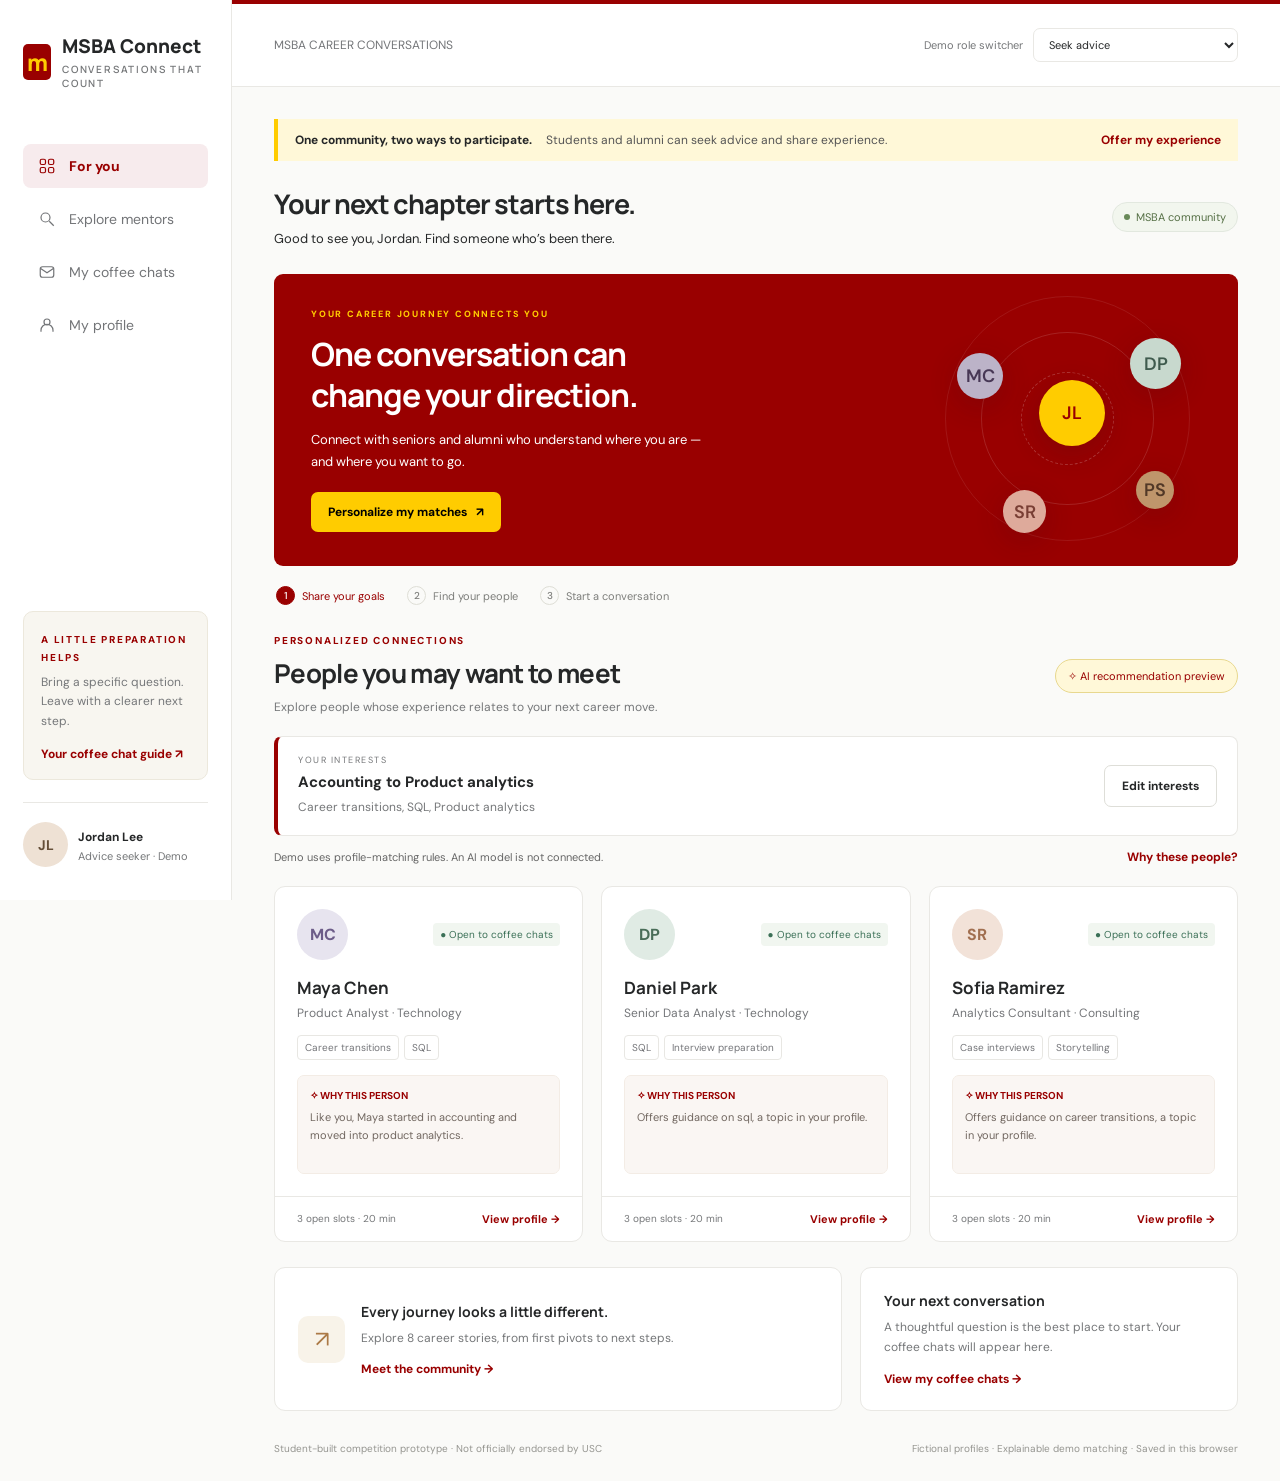
<file: index.html>
<!doctype html>
<html lang="en"><head><meta charset="UTF-8"><meta name="viewport" content="width=device-width,initial-scale=1"><meta name="description" content="Find someone who understands your next career move. MSBA Connect coffee chat prototype."><title>MSBA Connect — Your next conversation</title><link rel="stylesheet" href="style.css?v=people-v3"></head><body><div id="app"></div><dialog id="modal"></dialog><div id="toast" role="status"></div><script src="app.js?v=mentor-v4"></script></body></html>
</file>
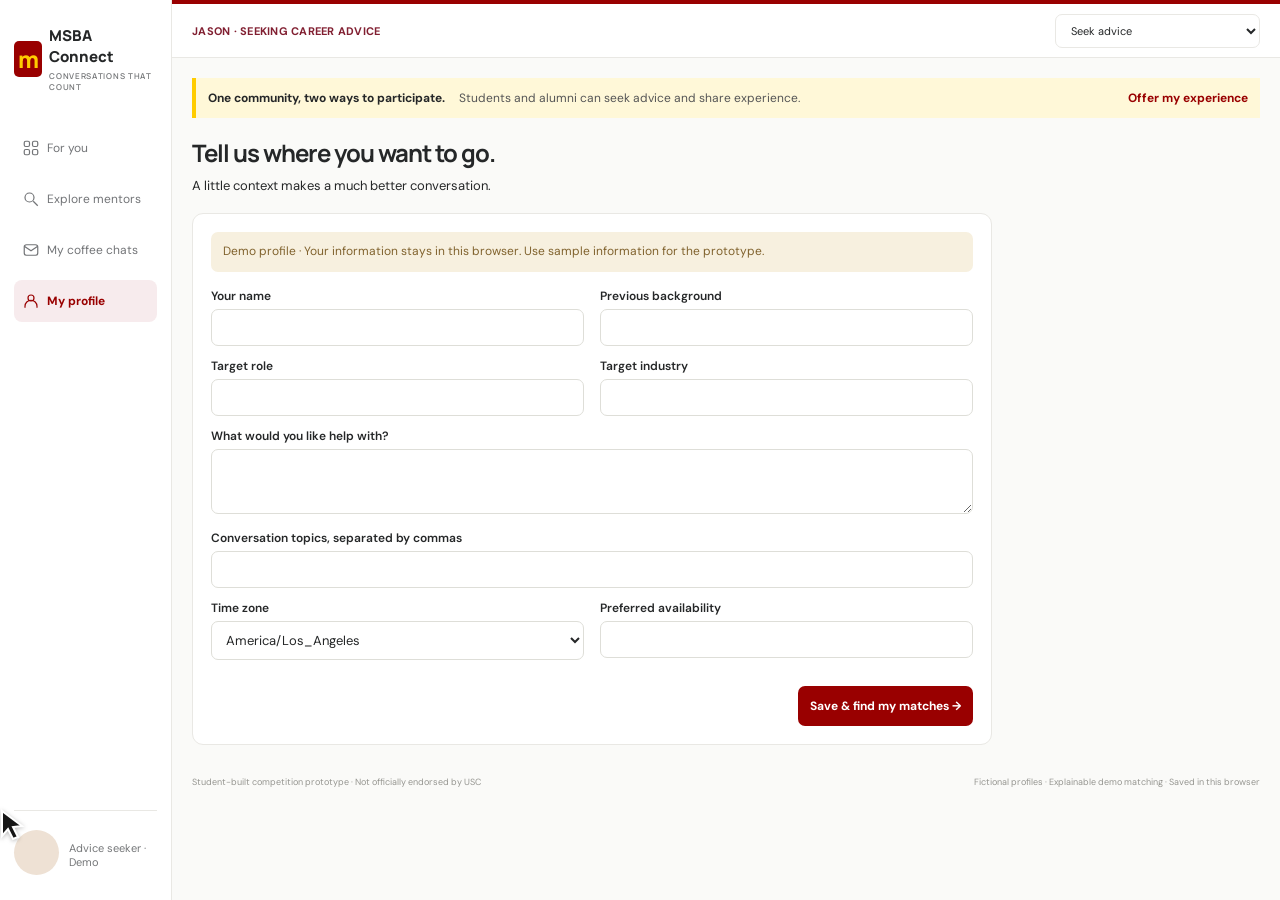
<file: demo.html>
<!doctype html><html lang="en"><head><meta charset="UTF-8"><meta name="viewport" content="width=device-width,initial-scale=1"><title>MSBA Connect — Demo recording</title><link rel="stylesheet" href="style.css?v=people-v3"><link rel="stylesheet" href="recording.css?v=native-hd1"></head><body><div id="app"></div><dialog id="modal"></dialog><div id="toast" role="status"></div><script>window.MSBA_STORAGE_KEY="msba-recording-isolated";</script><script src="app.js?v=recording-v1"></script><script src="recording.js?v=native-hd1"></script></body></html>
</file>
<file: style.css>
@import url('https://fonts.googleapis.com/css2?family=DM+Sans:wght@400;500;600;700&family=Manrope:wght@400;500;600;700;800&display=swap');
:root{--red:#811f31;--dark:#431522;--gold:#e2bb72;--ink:#252728;--muted:#757779;--line:#e9e8e4;--bg:#f8f8f5;--green:#3b7057}*{box-sizing:border-box}body{margin:0;background:var(--bg);color:var(--ink);font:14px 'DM Sans',Arial,sans-serif}button,input,select,textarea{font:inherit}button,a{ -webkit-tap-highlight-color:transparent}button{cursor:pointer}button:focus-visible,a:focus-visible,input:focus-visible,select:focus-visible,textarea:focus-visible{outline:3px solid #bc9146;outline-offset:3px}button{border:0}h1,h2,h3,h4{font-family:Manrope,Arial,sans-serif}h1,h2,h3,p{margin-top:0}h2{font-size:23px;letter-spacing:-.7px}h3{font-size:17px;margin-bottom:8px}p{line-height:1.65}a{color:var(--red)}.sidebar{position:fixed;inset:0 auto 0 0;width:232px;background:#fff;border-right:1px solid var(--line);padding:33px 23px;display:flex;flex-direction:column;z-index:2}.brand{display:flex;gap:11px;align-items:center;font:800 19px Manrope,Arial}.logo{display:grid;place-items:center;width:36px;height:36px;background:var(--red);color:var(--gold);border-radius:11px;font-size:23px}.brand small{font-size:10px;display:block;letter-spacing:1.8px;color:var(--muted);margin-top:3px;font-weight:600}.nav{margin-top:54px;display:grid;gap:9px}.nav button{background:none;color:#727477;border-radius:8px;text-align:left;padding:13px 15px;display:flex;gap:13px;align-items:center}.nav button.active{background:#f7ebed;color:var(--red);font-weight:700}.nav svg{width:18px;height:18px}.nav .count{margin-left:auto;font-size:11px;border-radius:5px;padding:1px 6px;background:#e8d7da}.sidebottom{margin-top:auto}.sidecard{padding:17px;background:#f8f6f0;border:1px solid #ece8dc;border-radius:10px;margin-bottom:22px}.sidecard p{font-size:12px;color:var(--muted);margin:8px 0 12px}.textbutton{padding:0;background:none;color:var(--red);font-weight:700;font-size:12px}.user{display:flex;gap:10px;align-items:center;padding-top:19px;border-top:1px solid var(--line)}.avatar{display:grid;place-items:center;border-radius:50%;width:45px;height:45px;background:#eee1d4;color:#654f39;font-weight:700;font-size:14px;flex-shrink:0}.user small{display:block;font-size:11px;color:var(--muted);margin-top:4px}.main{margin-left:232px}.topbar{height:87px;padding:0 42px;display:flex;align-items:center;justify-content:space-between;background:#fff;border-bottom:1px solid var(--line)}.eyebrow{font-size:10px;font-weight:800;letter-spacing:1.8px;text-transform:uppercase;color:var(--red)}.topbar>span{color:#747679;font-size:12px}.role{display:flex;align-items:center;gap:10px;font-size:11px;color:var(--muted)}.role select{padding:8px 11px;border:1px solid var(--line);border-radius:7px;background:white;color:var(--ink);max-width:205px}.content{max-width:1400px;margin:auto;padding:32px 42px 24px}.greeting{display:flex;justify-content:space-between;align-items:center;margin-bottom:25px}.greeting h1{font-size:27px;letter-spacing:-1px;margin:0 0 6px}.muted{color:var(--muted)}.greeting p{font-size:13px;margin:0}.pill{border:1px solid #e2e8df;background:#f2f6ee;color:#567046;display:inline-flex;align-items:center;gap:6px;border-radius:20px;padding:7px 11px;font-size:11px}.dot{width:6px;height:6px;border-radius:50%;background:#688958}.hero{position:relative;overflow:hidden;background:linear-gradient(115deg,#4b1827,#6d2738);color:white;border-radius:15px;padding:34px 37px;min-height:245px;display:flex;align-items:center}.hero .copy{max-width:65%;position:relative;z-index:1}.hero .eyebrow{color:var(--gold);font-size:9px;margin-bottom:14px}.hero h2{font-size:32px;line-height:1.28;letter-spacing:-1px;margin:0 0 13px;max-width:470px}.hero p{color:#dfcbd1;font-size:13px;max-width:410px;margin:0 0 20px}.btn{background:var(--red);color:#fff;border-radius:7px;padding:12px 17px;font-size:12px;font-weight:700;display:inline-flex;align-items:center;gap:9px;justify-content:center;min-height:40px}.btn.gold{background:#f1d49d;color:#502735}.btn.outline{background:white;border:1px solid #deded8;color:var(--ink)}.btn.soft{background:#f6eaed;color:var(--red)}.btn:disabled{opacity:.45;cursor:not-allowed}.orbit{position:absolute;right:48px;top:22px;width:245px;height:245px;border:1px solid #ffffff16;border-radius:50%}.orbit:before{content:'';position:absolute;inset:35px;border:1px solid #ffffff22;border-radius:50%}.orbit:after{content:'';position:absolute;inset:75px;border:1px dashed #ffffff35;border-radius:50%}.orbit .bubble{position:absolute;display:grid;place-items:center;border-radius:50%;box-shadow:0 7px 30px #30111e33;font-size:18px;font-weight:600}.b1{width:66px;height:66px;left:93px;top:83px;background:#f1d49d;color:#673245;z-index:1}.b2{width:46px;height:46px;left:11px;top:56px;background:#bcb3c8;color:#473755}.b3{width:51px;height:51px;right:8px;top:41px;background:#c8d9ce;color:#3f5b4e}.b4{width:43px;height:43px;left:57px;bottom:7px;background:#deaa9b;color:#793e34}.b5{width:38px;height:38px;right:15px;bottom:31px;background:#bf956b;color:#513827}.steps{display:flex;gap:22px;margin:20px 0 29px;padding:0 2px;color:#7d7e7b;font-size:11px}.steps span{display:flex;align-items:center;gap:7px}.steps b{font-size:10px;border:1px solid #deded6;border-radius:50%;width:19px;height:19px;display:grid;place-items:center;font-weight:500}.steps span:first-child{color:var(--red)}.steps span:first-child b{background:var(--red);border-color:var(--red);color:white}.sectionhead{display:flex;align-items:center;justify-content:space-between;margin-bottom:20px;gap:15px}.sectionhead h2{margin-bottom:5px}.sectionhead p{font-size:12px;margin:0;color:var(--muted)}.label{font-size:10px;padding:5px 8px;background:#efeee8;border-radius:4px;color:#7a7567}.grid{display:grid;grid-template-columns:repeat(3,minmax(0,1fr));gap:18px}.card{background:white;border:1px solid var(--line);border-radius:11px;overflow:hidden;display:flex;flex-direction:column}.cardbody{padding:22px;flex:1}.cardtop{display:flex;align-items:center;justify-content:space-between;margin-bottom:16px}.card .avatar{width:51px;height:51px;font-size:16px}.available{color:var(--green);font-size:10px;background:#f1f6f0;padding:5px 7px;border-radius:4px}.card h3{margin-bottom:5px}.job{font-size:12px;line-height:1.5;margin:0 0 13px;color:#747679}.tags{display:flex;flex-wrap:wrap;gap:5px;margin-bottom:15px}.tag{font-size:10px;border:1px solid #e8e7e3;border-radius:4px;padding:5px 7px;color:#747579;background:#fff}.match{background:#faf6f3;border:1px solid #f3ece5;border-radius:7px;padding:12px;font-size:11px;color:#716760;line-height:1.65;min-height:99px}.match strong{display:block;color:#874a35;margin-bottom:4px;font-size:10px}.cardfoot{padding:15px 22px;border-top:1px solid var(--line);display:flex;align-items:center;justify-content:space-between;font-size:10px;color:var(--muted)}.cardfoot button{font-size:11px}.bottomrow{margin-top:25px;display:grid;grid-template-columns:1.5fr 1fr;gap:18px}.panel{border:1px solid var(--line);background:white;border-radius:11px;padding:23px}.panel p{color:var(--muted);font-size:12px}.panel h3{font-size:14px}.minirow{display:flex;gap:16px;align-items:center}.miniicon{font-size:23px;color:#ab7946;background:#f8f3e9;width:47px;height:47px;display:grid;place-items:center;border-radius:10px;flex-shrink:0}footer{display:flex;justify-content:space-between;gap:15px;color:#959590;font-size:10px;margin-top:30px;line-height:1.6}.filters{display:flex;gap:10px;flex-wrap:wrap;margin-bottom:22px}.filters input{flex:1;min-width:200px}.filters select{max-width:200px}input,select,textarea{border:1px solid #deded8;border-radius:7px;background:white;padding:11px 12px;color:var(--ink);width:100%}textarea{resize:vertical;min-height:90px}label{display:block;font-size:12px;font-weight:600;margin-bottom:7px}.field{margin-bottom:18px}.formgrid{display:grid;grid-template-columns:1fr 1fr;gap:0 20px}.full{grid-column:1/-1}.formpanel{max-width:800px}.help{font-size:11px;color:var(--muted);line-height:1.6;margin:6px 0 0}.actions{display:flex;justify-content:flex-end;gap:10px;margin-top:20px}.banner{padding:13px 16px;background:#f7f0df;color:#80622d;font-size:12px;border-radius:7px;margin-bottom:20px;line-height:1.6}.status{font-size:11px;border-radius:5px;padding:6px 9px;background:#fbf1d9;color:#92713a}.status.accepted{background:#edf5ed;color:#3a7253}.status.declined,.status.cancelled{background:#f6e9ec;color:var(--red)}.request{display:flex;justify-content:space-between;gap:20px;align-items:center;margin-bottom:15px}.request h3{margin:0 0 5px}.request p{margin:0 0 8px}.empty{text-align:center;padding:55px 20px}.empty h3{margin-top:15px}.metrics{display:grid;grid-template-columns:repeat(3,1fr);gap:15px;margin-bottom:20px}.metric strong{font:700 28px Manrope;display:block;margin:8px 0}.metric span{font-size:12px;color:var(--muted)}dialog{border:0;border-radius:14px;padding:0;width:650px;max-width:calc(100% - 30px);max-height:90vh;box-shadow:0 25px 100px #28152335}dialog::backdrop{background:#22151b80;backdrop-filter:blur(3px)}.modalbody{padding:30px}.modalhead{display:flex;justify-content:space-between;gap:15px;align-items:center;margin-bottom:22px}.modalhead h2{margin:0}.close{font-size:22px;background:#f5f4f1;border-radius:50%;width:32px;height:32px;color:#707070}.profilehero{display:flex;gap:17px;align-items:center;margin-bottom:22px}.profilehero .avatar{width:65px;height:65px;font-size:21px}.profilehero h2{margin:0 0 6px}.timeline{padding-left:18px;border-left:2px solid #ead8d9;margin:22px 0}.timeline div{position:relative;margin:0 0 19px;font-size:12px;line-height:1.6}.timeline div:before{position:absolute;content:'';width:8px;height:8px;left:-23px;top:5px;border:2px solid white;background:var(--red);border-radius:50%}.timeline small{color:var(--muted);display:block}.questions{font-size:12px;line-height:1.8;padding-left:20px}.slotrow{display:flex;gap:8px;flex-wrap:wrap;margin-top:10px}.slotrow label{font-weight:400;border:1px solid var(--line);padding:10px;border-radius:6px}.slotrow input{width:auto;accent-color:var(--red)}#toast{position:fixed;bottom:24px;left:50%;transform:translateX(-50%);background:#2a3830;color:white;padding:13px 22px;border-radius:8px;z-index:5;box-shadow:0 6px 20px #0002;display:none;max-width:90%;font-size:13px}.hint{font-size:11px;color:var(--muted)}.back{margin-bottom:18px}.mentorselect{max-width:280px}.savednote{font-size:11px;color:#7c7f74;margin-top:12px}.nowrap{white-space:nowrap}
@media(min-width:1500px){.content{padding-top:40px}.hero{min-height:280px}.hero h2{font-size:38px}}@media(max-width:1100px){.sidebar{width:192px;padding:27px 17px}.main{margin-left:192px}.topbar{padding:0 25px}.content{padding:27px 25px}.hero{padding:27px}.hero h2{font-size:28px}.orbit{right:-20px}.grid{gap:12px}.cardbody{padding:17px}.cardfoot{padding:14px 17px}.brand{font-size:16px}.match{min-height:120px}.cardtop{gap:7px}.available{font-size:9px}}@media(max-width:820px){.sidebar{position:static;width:auto;padding:18px 22px;flex-direction:row;align-items:center;justify-content:space-between;border-bottom:1px solid var(--line)}.nav{margin:0;display:flex;gap:4px}.nav button{padding:10px;font-size:12px}.nav svg,.nav .count,.sidebottom{display:none}.main{margin:0}.topbar{height:62px}.grid{grid-template-columns:repeat(2,minmax(0,1fr))}.hero .copy{max-width:70%}.orbit{right:-40px;opacity:.7}.bottomrow{grid-template-columns:1fr}.match{min-height:100px}}@media(max-width:550px){.sidebar{flex-wrap:wrap;gap:15px}.nav{width:100%;justify-content:space-between}.nav button{padding:9px 6px;font-size:11px}.topbar{padding:10px 18px;height:auto;gap:12px}.topbar>span{display:none}.role{width:100%;justify-content:space-between}.content{padding:23px 18px}.greeting h1{font-size:24px}.greeting .pill{display:none}.hero{padding:26px 23px;min-height:260px}.hero .copy{max-width:100%}.hero h2{font-size:29px}.hero p{max-width:270px}.orbit{opacity:.16;right:-40px}.steps{gap:12px;font-size:9px;justify-content:space-between}.steps span{gap:5px}.steps b{width:17px;height:17px;flex-shrink:0}.grid{grid-template-columns:1fr}.sectionhead{align-items:flex-start}.sectionhead h2{font-size:21px}.sectionhead .label{display:none}.cardbody{padding:23px}.match{min-height:0}.formgrid{grid-template-columns:1fr}.formgrid>*{grid-column:1}.metrics{gap:8px}.metric{padding:14px}.metric strong{font-size:23px}.request{align-items:flex-start;flex-direction:column}.request .actions{margin-top:0}.modalbody{padding:23px}footer{flex-direction:column;gap:5px}.hero .eyebrow{font-size:9px}}

/* USC palette and reciprocal participation, v2 */
:root{--red:#990000;--dark:#660000;--gold:#FFCC00;--bg:#FAFAF8} .hero{background:#990000}.hero .eyebrow{color:#FFCC00}.hero p{color:#FFFFFF}.btn.gold{background:#FFCC00;color:#000}.b1{background:#FFCC00;color:#990000}.reciprocal{display:flex;align-items:center;gap:14px;flex-wrap:wrap;background:#FFF8D8;border-left:4px solid #FFCC00;padding:13px 17px;margin-bottom:24px;font-size:12px}.reciprocal span{color:#555}.reciprocal button{margin-left:auto}.logo{border-radius:5px}.hero{border-radius:9px}.match strong{color:#990000}.topbar{border-top:4px solid #990000}.btn:focus-visible{outline-color:#990000}@media(max-width:700px){.reciprocal{align-items:flex-start}.reciprocal button{margin-left:0}}

/* Personalized people recommendations */
#recommendations{scroll-margin-top:24px}.recommendation-heading{margin-top:8px;margin-bottom:18px}.recommendation-heading .eyebrow{display:block;margin-bottom:8px}.recommendation-heading h2{font-size:26px;margin-bottom:7px}.recommendation-badge{display:inline-flex;align-items:center;gap:6px;color:#990000;background:#FFF8D8;border:1px solid #E8D88F;border-radius:20px;padding:9px 12px;font-size:11px;white-space:nowrap}.recommendation-context{display:flex;align-items:center;justify-content:space-between;gap:18px;padding:17px 20px;background:#FFFFFF;border:1px solid var(--line);border-left:4px solid #990000;border-radius:8px;margin-bottom:11px}.recommendation-context span{display:block;font-size:9px;letter-spacing:1.5px;color:var(--muted);margin-bottom:6px}.recommendation-context strong{display:block;font-size:15px}.recommendation-context p{font-size:12px;margin:6px 0 0;color:var(--muted)}.recommendation-context .btn{flex-shrink:0}.recommendation-note{display:flex;align-items:center;justify-content:space-between;gap:15px;margin:12px 0 20px;font-size:11px;line-height:1.5;color:#666}.recommendation-note button{white-space:nowrap}@media(max-width:700px){.recommendation-heading{flex-wrap:wrap}.recommendation-heading h2{font-size:23px}.recommendation-context{align-items:flex-start;flex-wrap:wrap}.recommendation-note{align-items:flex-start;flex-direction:column;gap:8px}.recommendation-badge{font-size:10px}}
</file>
<file: recording.css>
/* Compact presentation view of the same working application. */
body{font-size:13px}.sidebar{width:172px;padding:25px 14px}.main{margin-left:172px}.brand{font-size:15px;gap:7px}.brand small{font-size:8px;letter-spacing:.7px}.nav{margin-top:35px}.nav button{padding:12px 8px;font-size:12px;gap:7px}.sidecard{padding:12px}.topbar{height:58px;padding:0 20px}.topbar>span{font-size:10px}.role>span{display:none}.content{padding:20px}.reciprocal{padding:12px;margin-bottom:18px}.greeting{margin-bottom:17px}.greeting h1{font-size:24px}.panel{padding:18px}.field{margin-bottom:12px}.formgrid{gap:0 16px}input,select,textarea{padding:9px 10px}textarea{min-height:65px}label{margin-bottom:5px}.banner{padding:10px 12px;margin-bottom:16px}.actions{margin-top:14px}.hero{min-height:195px;padding:24px}.hero h2{font-size:26px}.hero .copy{max-width:80%}.hero p{margin-bottom:14px}.steps{margin:15px 0 20px;gap:14px}.cardbody{padding:13px}.cardfoot{padding:12px}.cardtop{flex-wrap:wrap;margin-bottom:12px}.match{min-height:110px}.grid{gap:10px}.card h3{font-size:16px}.job{font-size:11px}.sectionhead h2{font-size:21px}.recommendation-badge{font-size:9px}.modalbody{padding:22px}.modalhead{margin-bottom:15px}.timeline{margin:16px 0}.timeline div{margin-bottom:12px}dialog{max-height:94vh}.profilehero{margin-bottom:14px}.profilehero~p{line-height:1.5}.metrics{gap:10px}.metric{padding:13px}.metric strong{margin:4px 0;font-size:24px}.request{gap:12px}.request .actions{flex-wrap:wrap}.request p{font-size:12px}.sidebottom .sidecard{display:none}footer{font-size:9px}.btn{padding:10px 12px}
#demo-pointer{position:fixed;left:100px;top:100px;pointer-events:none;z-index:2147483647;transition:left .70s ease-in-out,top .70s ease-in-out;filter:drop-shadow(0 1px 2px #0004)}#demo-pointer i{position:absolute;left:-16px;top:-16px;width:38px;height:38px;border-radius:50%;border:3px solid #d4a622;background:#ffcc0033;opacity:0}#demo-pointer.clicked i{animation:inputclick .55s ease-out}@keyframes inputclick{0%{opacity:1;transform:scale(.4)}100%{opacity:0;transform:scale(1.6)}}
.demo-emphasis{outline:3px solid #e5b400!important;outline-offset:5px!important;box-shadow:0 0 0 8px #ffcc0028!important;transition:box-shadow .2s}.slotrow label.demo-emphasis{border-radius:18px}#demo-pointer i{border-width:4px}#demo-pointer.clicked i{animation-duration:.85s}
#demo-pointer[popover]{inset:auto;margin:0;padding:0;border:0;background:transparent;overflow:visible;width:25px;height:32px;transition:left .65s ease-in-out,top .65s ease-in-out,opacity .2s}#demo-pointer::backdrop{background:transparent;pointer-events:none}.topbar{position:sticky;top:0;z-index:3}.topbar>span{font-size:11px;font-weight:700;color:#811f31;letter-spacing:.25px}.recording-discover:not(.recording-intro) .greeting,.recording-discover:not(.recording-intro) .hero,.recording-discover:not(.recording-intro) .steps{display:none}.recording-mentor-profile .metrics,.recording-mentor-profile .content>.sectionhead,.recording-mentor-profile .content>.sectionhead+.panel{display:none}.recording-mentor-profile .content>h2{margin-top:12px!important}#requestform textarea[name=message]{min-height:100px}#modal .match{min-height:0}
.recording-mentor-profile .reciprocal{display:none}.recording-mentor-profile .content{padding-top:14px}.recording-mentor-profile .greeting{margin-bottom:10px}.recording-mentor-profile .greeting h1{font-size:22px}.recording-mentor-profile #mentorform textarea{min-height:55px}.recording-mentor-profile #mentorform .field{margin-bottom:10px}.recording-mentor-profile #mentorform{padding:15px}
 .recording-intro.recording-discover #recommendations,.recording-intro.recording-discover .bottomrow{display:none}.recording-wide{font-size:16px}.recording-wide .sidebar{width:220px;padding:28px 20px}.recording-wide .main{margin-left:220px}.recording-wide .brand{font-size:19px}.recording-wide .brand small{font-size:9px}.recording-wide .nav button{font-size:14px;padding:14px 12px;gap:10px}.recording-wide .content{max-width:none;padding:22px 34px}.recording-wide .topbar{height:66px;padding:0 34px}.recording-wide .topbar>span{font-size:13px}.recording-wide .role select{font-size:14px;max-width:270px}.recording-wide .greeting h1{font-size:28px}.recording-wide .greeting p{font-size:15px}.recording-wide .formpanel{max-width:none;width:100%;padding:20px 24px}.recording-wide .formgrid{gap:0 26px}.recording-wide label{font-size:14px}.recording-wide input,.recording-wide select,.recording-wide textarea{font-size:16px;padding:11px 13px}.recording-wide textarea{min-height:72px}.recording-wide .field{margin-bottom:13px}.recording-wide .btn{font-size:14px;min-height:44px;padding:12px 18px}.recording-wide .banner{font-size:13px}.recording-wide .reciprocal{font-size:13px;padding:13px 18px}.recording-wide .hero{min-height:260px;padding:30px 40px}.recording-wide .hero h2{font-size:38px}.recording-wide .hero p{font-size:16px;max-width:620px}.recording-wide .hero .copy{max-width:70%}.recording-wide .orbit{right:100px}.recording-wide .steps{font-size:14px;margin:20px 0}.recording-wide .grid{gap:22px}.recording-wide .cardbody{padding:22px}.recording-wide .card h3{font-size:22px}.recording-wide .job{font-size:14px}.recording-wide .tag{font-size:12px}.recording-wide .match{font-size:14px;min-height:95px}.recording-wide .match strong{font-size:12px}.recording-wide .cardfoot{padding:15px 22px;font-size:12px}.recording-wide .cardfoot button,.recording-wide .textbutton{font-size:14px}.recording-wide .available{font-size:12px}.recording-wide .sectionhead h2{font-size:27px}.recording-wide .sectionhead p{font-size:14px}.recording-wide dialog{width:1000px;max-height:94vh}.recording-wide .modalbody{padding:26px 32px}.recording-wide .modalhead h2{font-size:25px}.recording-wide .timeline div{font-size:15px;margin-bottom:13px}.recording-wide .profilehero h2{font-size:28px}.recording-wide .hint,.recording-wide .help{font-size:13px}.recording-wide .request p{font-size:15px}.recording-wide .request h3{font-size:21px}.recording-wide .status{font-size:14px}.recording-wide .metric span{font-size:14px}.recording-wide .metric strong{font-size:30px}.recording-wide.recording-mentor-profile .content{padding-top:18px}.recording-wide.recording-mentor-profile #mentorform{padding:18px 24px}.recording-wide.recording-mentor-profile #mentorform textarea{min-height:62px}.recording-wide footer{font-size:11px}
.recording-wide dialog::backdrop{backdrop-filter:none;background:#22151b80}
/* Native full-page captures preserve text pixels instead of resizing the panel view. */
html:has(.recording-hd){height:100vh;overflow:hidden}
.recording-hd{height:100vh;overflow:hidden;font-size:18px}
.recording-hd .main{height:100vh;overflow:auto}
.recording-hd .content{padding:26px 40px}
.recording-hd .topbar>span{font-size:16px}
.recording-hd .nav button{font-size:16px}
.recording-hd .greeting h1{font-size:34px}
.recording-hd .greeting p{font-size:18px}
.recording-hd label{font-size:17px}
.recording-hd input,.recording-hd select,.recording-hd textarea{font-size:20px;padding:12px 15px}
.recording-hd .btn{font-size:17px;padding:13px 20px}
.recording-hd .banner,.recording-hd .reciprocal{font-size:16px}
.recording-hd .hero{min-height:320px}
.recording-hd .hero h2{font-size:46px}
.recording-hd .hero p,.recording-hd .steps{font-size:18px}
.recording-hd .card h3{font-size:26px}
.recording-hd .job,.recording-hd .match{font-size:17px}
.recording-hd .match strong,.recording-hd .tag,.recording-hd .available{font-size:14px}
.recording-hd .cardfoot,.recording-hd .cardfoot button,.recording-hd .textbutton{font-size:16px}
.recording-hd .sectionhead h2{font-size:32px}
.recording-hd .sectionhead p{font-size:17px}
.recording-hd dialog{width:1120px}
.recording-hd .modalhead h2,.recording-hd .profilehero h2{font-size:30px}
.recording-hd .timeline div,.recording-hd .hint,.recording-hd .help{font-size:17px}
.recording-hd .request p{font-size:18px}
.recording-hd .request h3{font-size:25px}
.recording-hd .status{font-size:17px}
.recording-hd .metric span{font-size:17px}
.recording-hd footer{font-size:13px}
</file>
